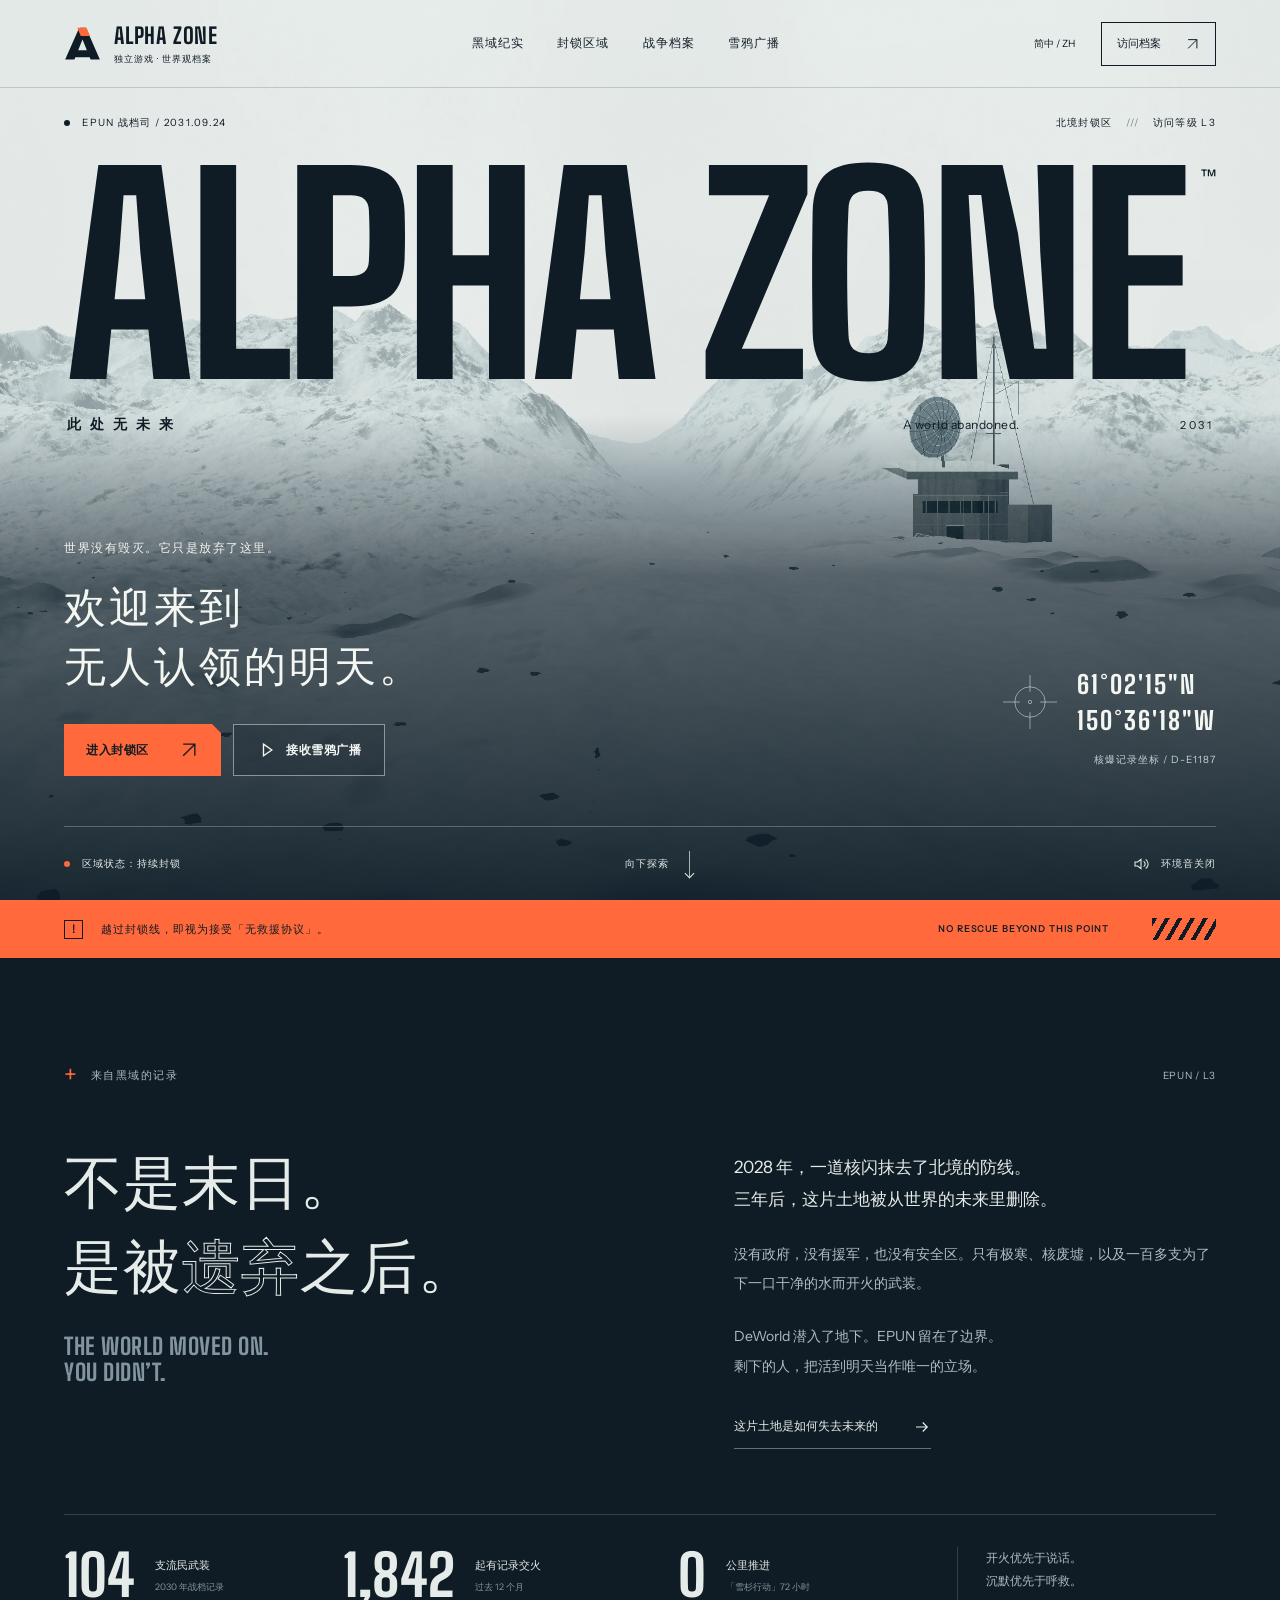
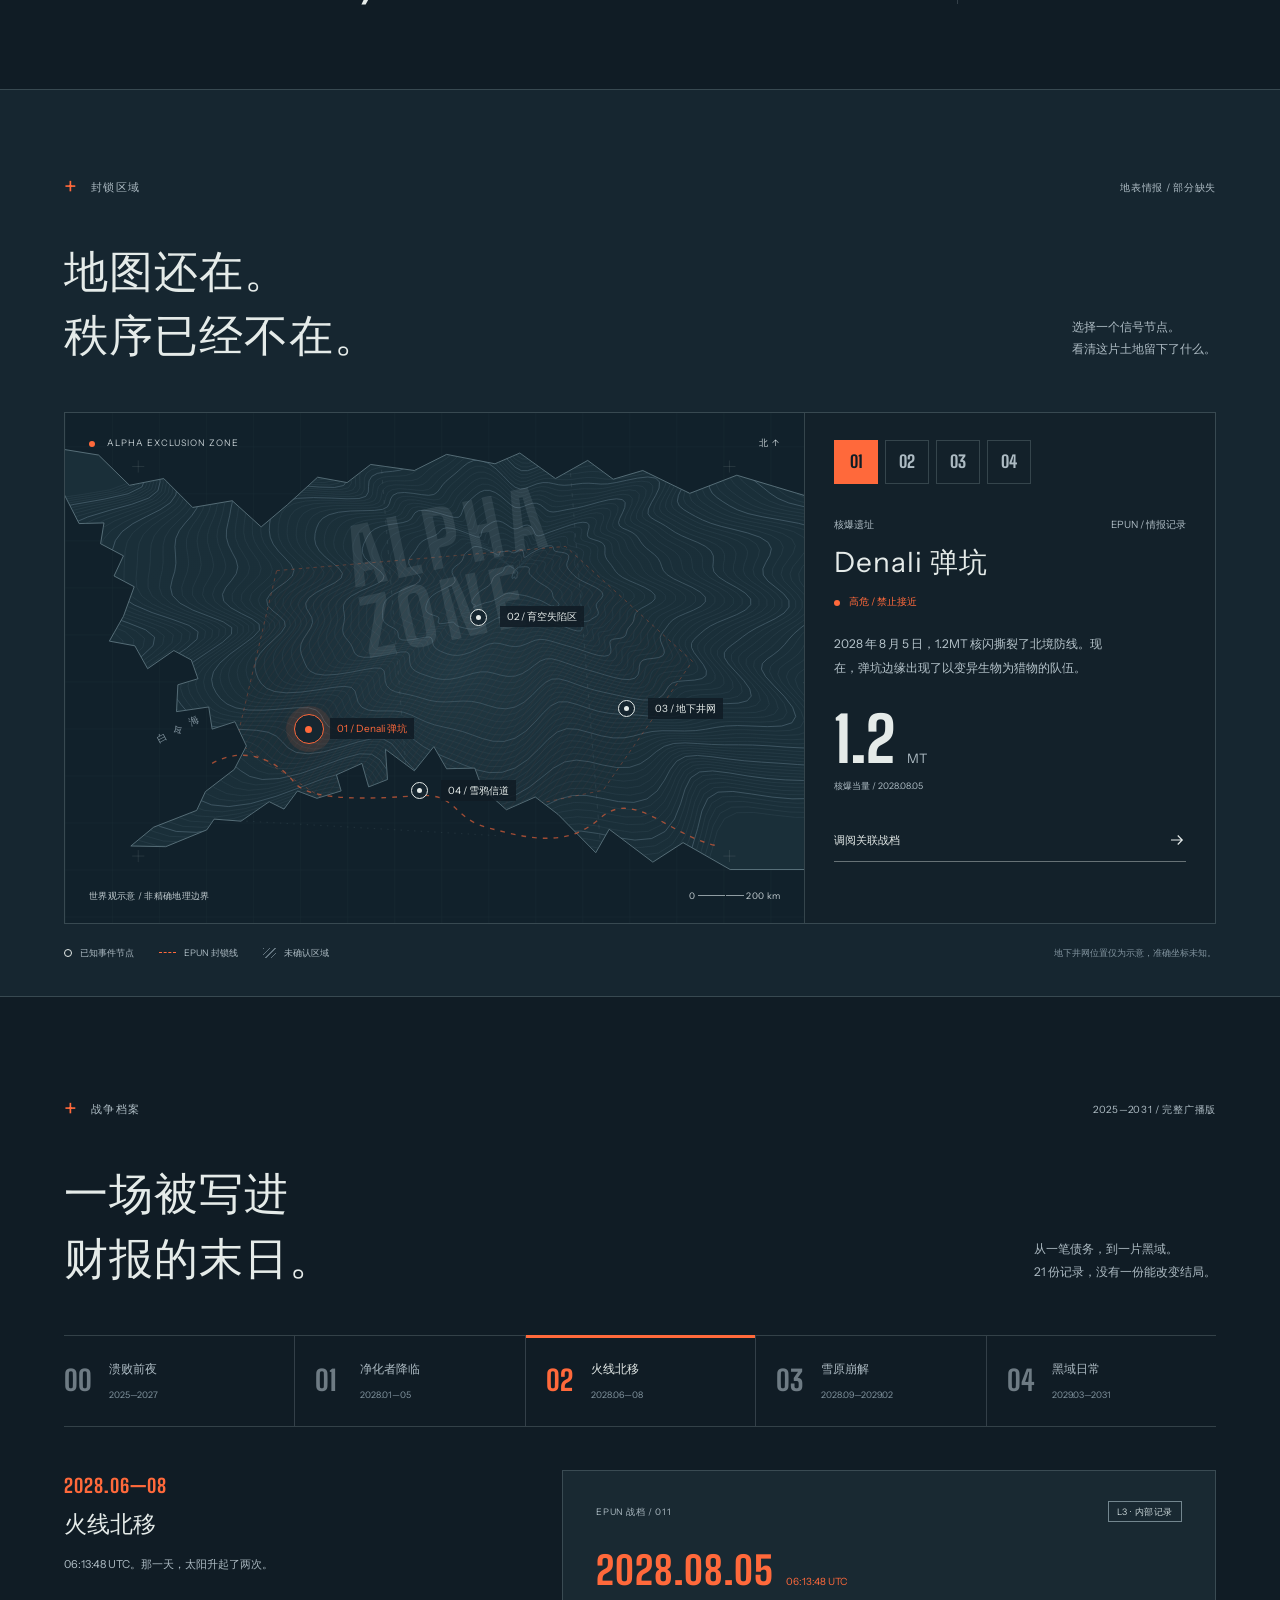
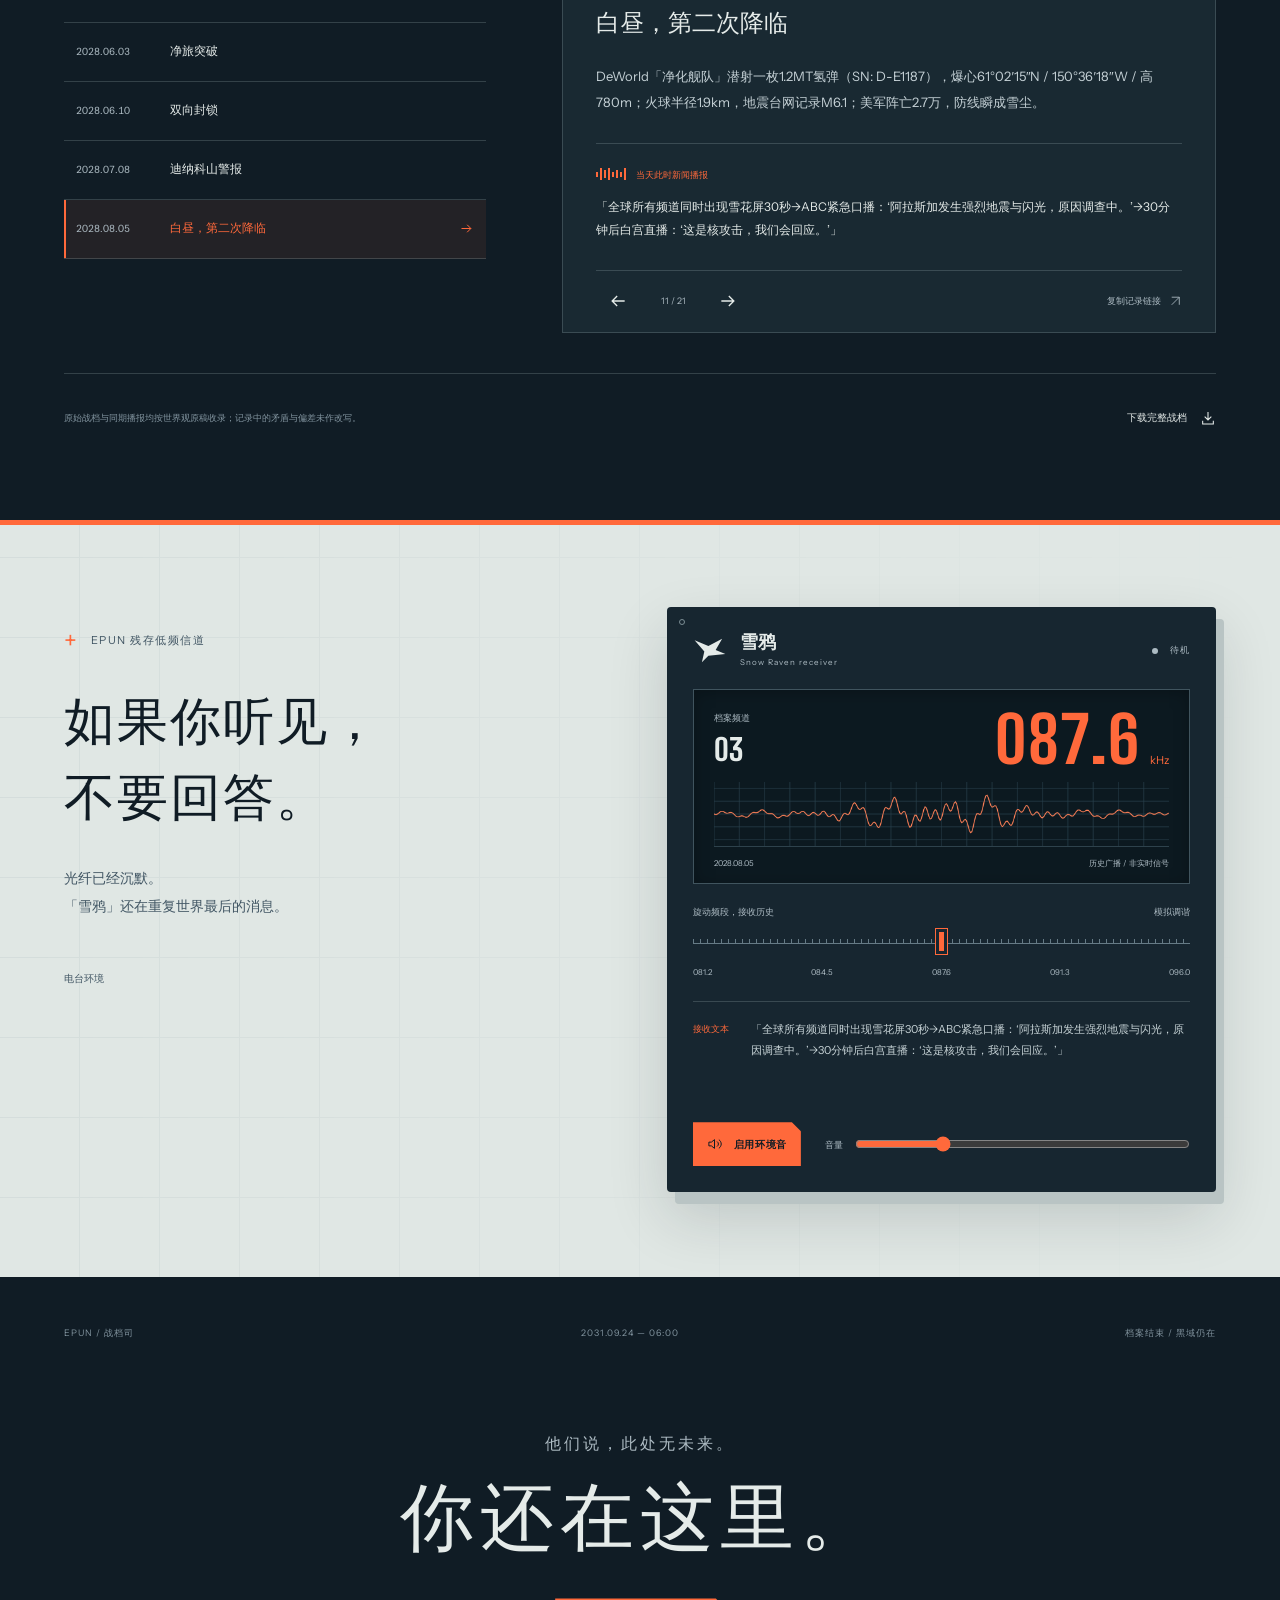
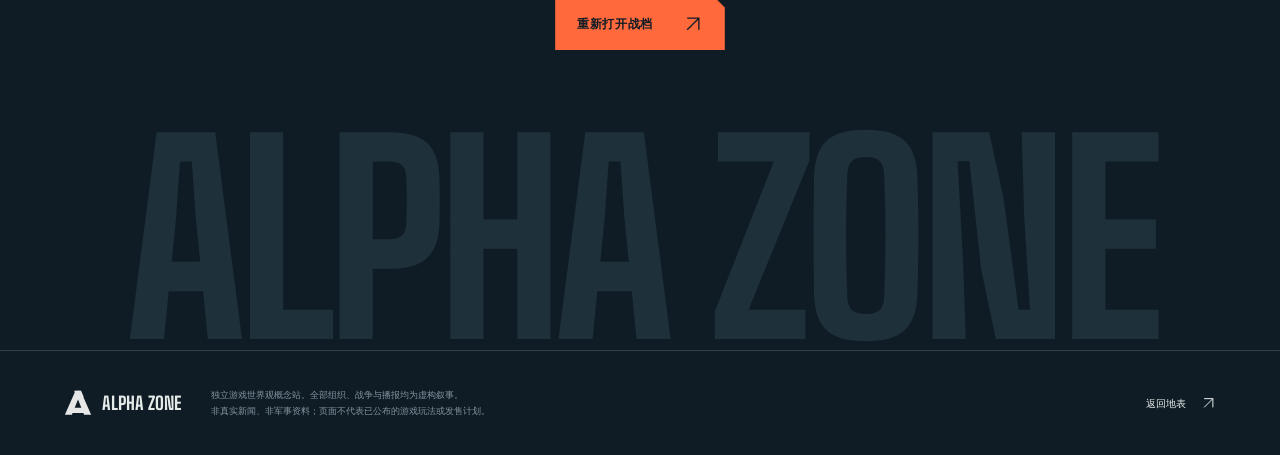
<file: index.html>
<!doctype html>
<html lang="zh-CN">
<head>
  <meta charset="UTF-8">
  <meta name="viewport" content="width=device-width, initial-scale=1">
  <meta name="theme-color" content="#101c25">
  <meta name="description" content="Alpha Zone 独立游戏世界观概念站。进入 EPUN 战档，探索被世界放弃的极寒黑域、完整战争时间线与雪鸦广播。">
  <title>ALPHA ZONE — 此处无未来</title>
  <link rel="icon" href="assets/az-mark.svg" type="image/svg+xml">
  <link rel="preload" href="assets/fonts/BigShoulders-Bold.ttf" as="font" type="font/ttf" crossorigin>
  <link rel="stylesheet" href="styles.css">
  <script defer src="story-data.js"></script>
  <script defer src="app.js"></script>
</head>
<body>
  <a class="skip-link" href="#main">跳到主要内容</a>
  <svg class="svg-defs" xmlns="http://www.w3.org/2000/svg" aria-hidden="true"><defs>
    <symbol id="i-arrow" viewBox="0 0 24 24"><path d="M4 12h15m-6-6 6 6-6 6"/></symbol>
    <symbol id="i-diagonal" viewBox="0 0 24 24"><path d="M5 19 19 5M5 5h14v14"/></symbol>
    <symbol id="i-sound" viewBox="0 0 24 24"><path d="M3 9v6h4l5 4V5L7 9H3Zm13-1c3 2 3 6 0 8m3-11c5 4 5 10 0 14"/></symbol>
    <symbol id="i-cross" viewBox="0 0 24 24"><path d="m6 6 12 12M6 18 18 6"/></symbol>
    <symbol id="i-play" viewBox="0 0 24 24"><path d="m9 5 10 7-10 7Z"/></symbol>
    <symbol id="i-download" viewBox="0 0 24 24"><path d="M12 3v12m-5-5 5 5 5-5M4 16v5h16v-5"/></symbol>
  </defs></svg>

  <header class="site-header" id="site-header">
    <a class="brand" href="#top" aria-label="Alpha Zone 首页"><img src="assets/az-mark.svg" alt="" width="38" height="38"><span>ALPHA ZONE<small>独立游戏 · 世界观档案</small></span></a>
    <nav class="desktop-nav" aria-label="主导航"><a href="#world">黑域纪实</a><a href="#territory">封锁区域</a><a href="#archive">战争档案</a><a href="#radio">雪鸦广播</a></nav>
    <div class="header-actions"><span class="language-label">简中 / ZH</span><a class="header-cta" href="#archive">访问档案 <svg><use href="#i-diagonal"/></svg></a><button class="menu-toggle" aria-expanded="false" aria-controls="mobile-nav" aria-label="打开导航"><span></span><span></span></button></div>
    <nav id="mobile-nav" class="mobile-nav" aria-label="移动导航" hidden><a href="#world">黑域纪实</a><a href="#territory">封锁区域</a><a href="#archive">战争档案</a><a href="#radio">雪鸦广播</a></nav>
  </header>

  <main id="main">
    <section class="hero" id="top" aria-labelledby="hero-title">
      <img class="hero-landscape" src="assets/alpha-zone-landscape.webp" alt="冰封山谷中，废弃的通信设施矗立于雪原，一名孤独的幸存者走向远方" fetchpriority="high" width="2400" height="1500">
      <div class="hero-shade"></div><canvas id="snow" class="snow" aria-hidden="true"></canvas>
      <div class="hero-topline"><span><i class="status-dot"></i> EPUN 战档司 / 2031.09.24</span><span>北境封锁区 <b>///</b> 访问等级 L3</span></div>
      <div class="hero-wordmark"><h1 id="hero-title">ALPHA ZONE<span class="title-trademark">™</span></h1><div class="wordmark-caption"><span>此处无未来</span><span>A world abandoned.</span><span>2031</span></div></div>
      <div class="hero-bottom">
        <div class="hero-message"><p class="overline">世界没有毁灭。它只是放弃了这里。</p><h2>欢迎来到<br>无人认领的明天。</h2><div class="hero-buttons"><a class="button button-orange" href="#territory">进入封锁区 <svg><use href="#i-diagonal"/></svg></a><button class="button button-glass" id="hero-broadcast"><svg><use href="#i-play"/></svg> 接收雪鸦广播</button></div></div>
        <div class="hero-coordinates"><svg class="crosshair" viewBox="0 0 64 64" aria-hidden="true"><circle cx="32" cy="32" r="18"/><path d="M32 0v20m0 24v20M0 32h20m24 0h20"/><circle cx="32" cy="32" r="2"/></svg><span>61°02′15″N<br>150°36′18″W</span><small>核爆记录坐标 / D-E1187</small></div>
      </div>
      <div class="hero-footer"><span><i class="status-dot orange"></i> 区域状态：持续封锁</span><a href="#world">向下探索 <span class="scroll-line"></span></a><button class="sound-control" data-sound aria-pressed="false"><svg><use href="#i-sound"/></svg><span>环境音关闭</span></button></div>
    </section>

    <div class="warning-strip" aria-label="世界观警示"><span class="warning-symbol">!</span><span>越过封锁线，即视为接受「无救援协议」。</span><span class="warning-en">NO RESCUE BEYOND THIS POINT</span><span class="strip-slashes" aria-hidden="true"></span></div>

    <section class="world section-wrap" id="world" aria-labelledby="world-title">
      <div class="section-kicker"><span class="kicker-symbol">+</span> 来自黑域的记录 <span>EPUN / L3</span></div>
      <div class="world-grid"><div class="world-headline"><h2 id="world-title">不是末日。<br>是被<span class="outline-word">遗弃</span>之后。</h2><p class="world-en">THE WORLD MOVED ON.<br>YOU DIDN’T.</p></div><div class="world-copy"><p>2028 年，一道核闪抹去了北境的防线。<br>三年后，这片土地被从世界的未来里删除。</p><p>没有政府，没有援军，也没有安全区。只有极寒、核废墟，以及一百多支为了下一口干净的水而开火的武装。</p><p>DeWorld 潜入了地下。EPUN 留在了边界。<br>剩下的人，把活到明天当作唯一的立场。</p><a class="text-link" href="#archive">这片土地是如何失去未来的 <svg><use href="#i-arrow"/></svg></a></div></div>
      <div class="world-facts"><div><strong>104</strong><span>支流民武装<small>2030 年战档记录</small></span></div><div><strong>1,842</strong><span>起有记录交火<small>过去 12 个月</small></span></div><div><strong>0</strong><span>公里推进<small>「雪杉行动」72 小时</small></span></div><p>开火优先于说话。<br>沉默优先于呼救。</p></div>
    </section>

    <section class="territory" id="territory" aria-labelledby="territory-title">
      <div class="section-wrap territory-inner"><div class="section-kicker"><span class="kicker-symbol">+</span> 封锁区域 <span>地表情报 / 部分缺失</span></div><div class="section-heading"><h2 id="territory-title">地图还在。<br>秩序已经不在。</h2><p>选择一个信号节点。<br>看清这片土地留下了什么。</p></div>
        <div class="map-layout"><div class="map-surface" id="map-surface"><img src="assets/zone-map.svg" alt="阿拉斯加与加拿大北境封锁区的艺术化地形示意" width="1100" height="800" loading="lazy"><div class="map-top"><span><i class="status-dot orange"></i> ALPHA EXCLUSION ZONE</span><span>北 ↑</span></div><div class="map-coast-label">白令海</div><div class="map-zone-label">ALPHA<br>ZONE</div><div class="map-markers" id="map-markers"></div><div class="map-bottom"><span>世界观示意 / 非精确地理边界</span><span class="map-scale">0 ━━━━━ 200 km</span></div></div>
          <aside class="location-panel" aria-labelledby="location-title"><div class="location-tabs" id="location-tabs" aria-label="选择区域"></div><div id="location-detail" aria-live="polite"></div></aside></div>
        <div class="map-legend"><span><i class="legend-ring"></i> 已知事件节点</span><span><i class="legend-line"></i> EPUN 封锁线</span><span><i class="legend-hatch"></i> 未确认区域</span><span class="map-note">地下井网位置仅为示意，准确坐标未知。</span></div>
      </div>
    </section>

    <section class="archive section-wrap" id="archive" aria-labelledby="archive-title">
      <div class="section-kicker"><span class="kicker-symbol">+</span> 战争档案 <span>2025—2031 / 完整广播版</span></div><div class="section-heading"><h2 id="archive-title">一场被写进<br>财报的末日。</h2><p>从一笔债务，到一片黑域。<br><span id="event-count">21</span> 份记录，没有一份能改变结局。</p></div>
      <div class="phase-nav" id="phase-nav" role="group" aria-label="选择档案阶段"></div>
      <div class="archive-layout"><div class="archive-index"><div class="phase-summary"><span id="phase-period"></span><h3 id="phase-title"></h3><p id="phase-intro"></p></div><div id="event-list" class="event-list" aria-label="事件列表"></div></div><article class="event-detail" id="event-detail" aria-labelledby="event-title"><div id="event-content" aria-live="polite"></div><div class="event-controls"><button id="previous-event" class="icon-button" aria-label="上一条记录"><svg class="reverse"><use href="#i-arrow"/></svg></button><span id="event-position"></span><button id="next-event" class="icon-button" aria-label="下一条记录"><svg><use href="#i-arrow"/></svg></button><button id="share-event" class="share-event">复制记录链接 <svg><use href="#i-diagonal"/></svg></button></div></article></div>
      <div class="archive-footnote"><span>原始战档与同期播报均按世界观原稿收录；记录中的矛盾与偏差未作改写。</span><button id="download-archive">下载完整战档 <svg><use href="#i-download"/></svg></button></div>
    </section>

    <section class="radio" id="radio" aria-labelledby="radio-title"><div class="section-wrap radio-inner"><div class="radio-copy"><div class="section-kicker"><span class="kicker-symbol">+</span> EPUN 残存低频信道</div><h2 id="radio-title">如果你听见，<br>不要回答。</h2><p>光纤已经沉默。<br>「雪鸦」还在重复世界最后的消息。</p><span class="radio-disclaimer">电台环境</span></div>
        <div class="receiver"><div class="receiver-head"><div class="raven-brand"><svg viewBox="0 0 42 32" aria-hidden="true"><path d="m2 4 17 7L36 2l-8 14 12 5-21 2-8 8 3-13Z" fill="currentColor"/></svg><span>雪鸦<small>Snow Raven receiver</small></span></div><span class="receiver-status" id="receiver-status"><i class="status-dot"></i> 待机</span></div><div class="receiver-screen"><div class="frequency-row"><span>档案频道 <b id="channel-label">03</b></span><span class="frequency"><strong id="frequency-value">087.6</strong><small>kHz</small></span></div><canvas id="waveform" width="720" height="100" aria-hidden="true"></canvas><div class="screen-bottom"><span id="radio-record-date">2028.08.05</span><span>历史广播 / 非实时信号</span></div></div><label class="tuner-label" for="radio-tuner"><span>旋动频段，接收历史</span><span>模拟调谐</span></label><input id="radio-tuner" type="range" min="0" max="4" step="1" value="2" aria-valuetext="频道3：核闪"><div class="tuner-ticks" aria-hidden="true"><span>081.2</span><span>084.5</span><span>087.6</span><span>091.3</span><span>096.0</span></div><div class="radio-transcript" aria-live="polite"><span>接收文本</span><p id="radio-transcript"></p></div><div class="receiver-controls"><button class="button button-orange" data-sound aria-pressed="false"><svg><use href="#i-sound"/></svg><span>启用环境音</span></button><label class="volume-control" for="volume">音量<input id="volume" type="range" min="0" max="100" value="25"></label></div></div>
      </div></section>

    <section class="end-section section-wrap"><div class="end-topline"><span>EPUN / 战档司</span><span>2031.09.24 — 06:00</span><span>档案结束 / 黑域仍在</span></div><p class="end-statement">他们说，此处无未来。</p><h2>你还在这里。</h2><a class="button button-orange" href="#archive" id="read-all">重新打开战档 <svg><use href="#i-diagonal"/></svg></a><div class="end-wordmark" aria-hidden="true">ALPHA ZONE</div></section>
  </main>
  <footer class="site-footer"><a href="#top" class="footer-brand"><img src="assets/az-mark.svg" alt="" width="28" height="28"> ALPHA ZONE</a><p>独立游戏世界观概念站。全部组织、战争与播报均为虚构叙事。<br>非真实新闻、非军事资料；页面不代表已公布的游戏玩法或发售计划。</p><a href="#top" class="back-top">返回地表 <svg><use href="#i-diagonal"/></svg></a></footer>
  <div class="toast" id="toast" role="status" aria-live="polite" hidden></div>
  <noscript><div class="noscript-notice">启用 JavaScript 以浏览互动地图、战争时间线与电台。<a href="assets/alpha-zone-archive.txt">下载完整文字档案</a></div></noscript>
</body>
</html>
</file>
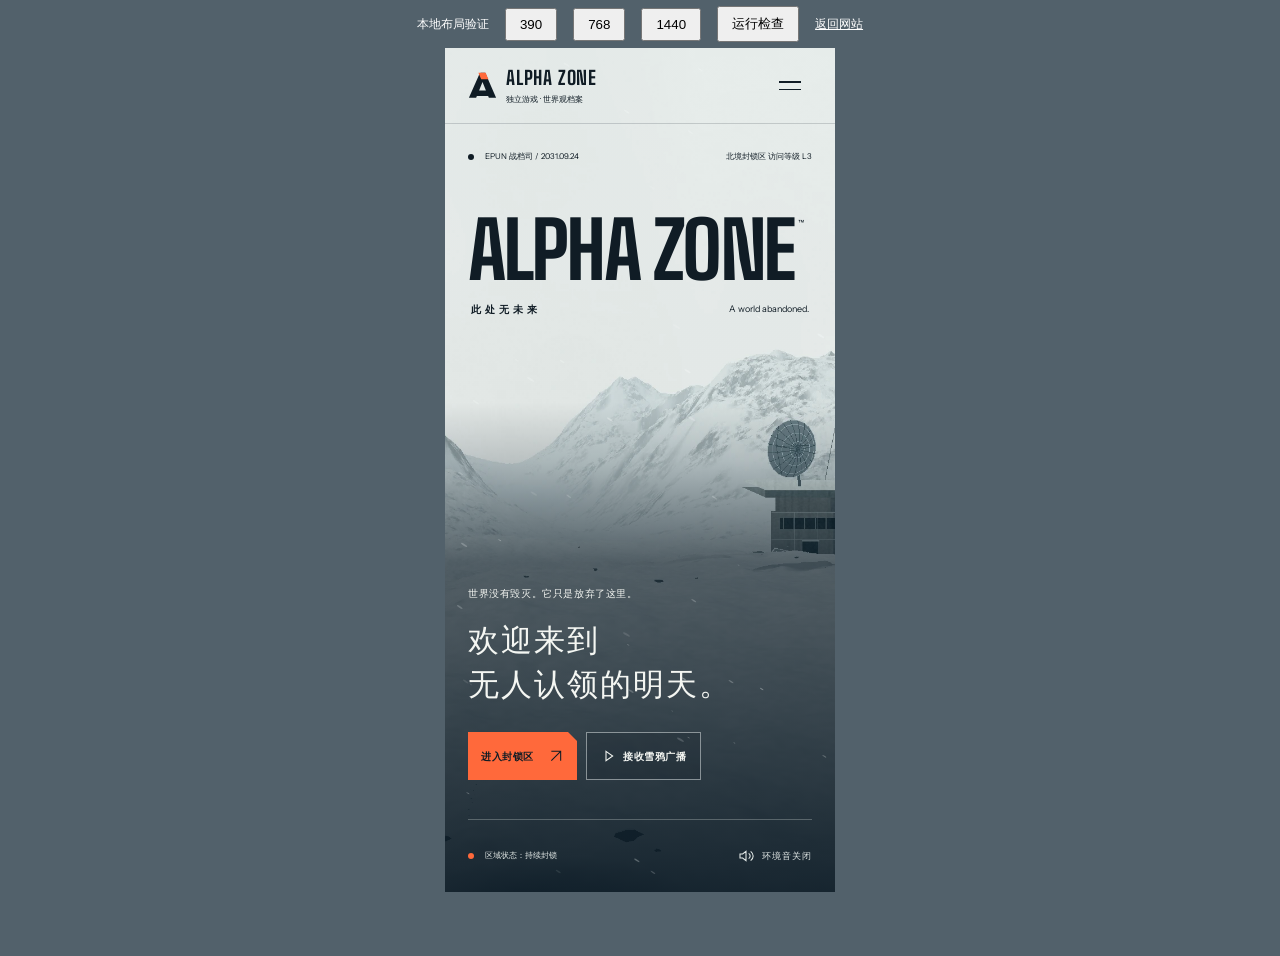
<file: scripts/qa.html>
<!doctype html><html lang="zh-CN"><meta charset="utf-8"><title>Alpha Zone · layout QA</title><style>body{margin:0;background:#52616b;color:white;font:12px sans-serif}header{height:48px;display:flex;align-items:center;justify-content:center;gap:16px}button{padding:7px 13px;cursor:pointer}iframe{display:block;border:0;margin:auto;background:#101c25;max-width:none}pre{padding:20px;white-space:pre-wrap}</style><header><span>本地布局验证</span><button onclick="size(390)">390</button><button onclick="size(768)">768</button><button onclick="size(1440)">1440</button><button onclick="runChecks()">运行检查</button><a href="/" style="color:white">返回网站</a></header><iframe id="preview" title="响应式网站预览" src="../index.html" width="390" height="844"></iframe><pre id="report"></pre><script>
const frame=document.querySelector('iframe');function size(w){frame.style.width=w+'px';frame.width=w;}window.runChecks=async()=>{const w=frame.contentWindow,d=w.document,errors=[],results=[];const tick=()=>new Promise(r=>setTimeout(r,80));for(const width of [360,390,520,768,1024,1440,1920]){size(width);await tick();const overflow=d.documentElement.scrollWidth>d.documentElement.clientWidth;results.push({width,client:d.documentElement.clientWidth,overflow});if(overflow)errors.push('overflow '+width);}size(390);await tick();for(const phase of w.AZ_STORY.phases){d.querySelector(`[data-phase="${phase.id}"]`).click();for(const event of w.AZ_STORY.events.filter(e=>e.phase===phase.id)){d.querySelector(`[data-event="${event.id}"]`).click();if(d.querySelector('#event-title').textContent!==event.title)errors.push('title '+event.id);if(!d.querySelector('#event-content').textContent.includes(event.text))errors.push('body '+event.id);if(!d.querySelector('#event-content').textContent.includes(event.news))errors.push('news '+event.id);for(const b of event.bullets||[]){if(!d.querySelector('#event-content').textContent.includes(b))errors.push('bullet '+event.id);}}}for(const place of w.AZ_STORY.locations){d.querySelector(`[data-location="${place.id}"]`).click();if(d.querySelector('#location-title').textContent!==place.name)errors.push('location '+place.id);}const tuner=d.querySelector('#radio-tuner'), frequencies=['081.2','084.5','087.6','091.3','096.0'];for(let i=0;i<5;i++){tuner.value=i;tuner.dispatchEvent(new Event('input',{bubbles:true}));if(d.querySelector('#frequency-value').textContent!==frequencies[i])errors.push('radio '+i);}const first=d.querySelector('[data-phase="0"]');first.click();if(!d.querySelector('#previous-event').disabled)errors.push('previous not disabled');for(let i=1;i<21;i++)d.querySelector('#next-event').click();if(!d.querySelector('#next-event').disabled)errors.push('next not disabled');d.querySelector('.menu-toggle').click();if(d.querySelector('#mobile-nav').hidden)errors.push('mobile menu');d.dispatchEvent(new KeyboardEvent('keydown',{key:'Escape',bubbles:true}));if(!d.querySelector('#mobile-nav').hidden)errors.push('menu escape');d.querySelector('[data-phase="2"]').click();d.querySelector('[data-event="2028-08-05"]').click();w.scrollTo({top:0,behavior:'instant'});const result={errors,layouts:results,events:21,locations:4,radioChannels:5,fonts:d.fonts.check('700 20px BigShoulders')};document.querySelector('#report').textContent=JSON.stringify(result,null,2);return result;};
</script></html>
</file>
<file: styles.css>
@font-face{font-family:BigShoulders;src:url('assets/fonts/BigShoulders-Bold.ttf') format('truetype');font-weight:700;font-display:swap}
@font-face{font-family:Instrument;src:url('assets/fonts/InstrumentSans-Regular.ttf') format('truetype');font-weight:400;font-display:swap}
:root{--snow:#e5ebe9;--white:#f4f6f2;--ink:#101c25;--steel:#82949f;--muted:#adbbc3;--ice:#405563;--orange:#ff693b;--line:rgba(201,220,224,.19);--display:BigShoulders,'Arial Narrow',Impact,sans-serif;--body:Instrument,'Microsoft YaHei','PingFang SC',sans-serif;--gutter:clamp(24px,5vw,88px);--max:1440px}
*{box-sizing:border-box}html{scroll-behavior:smooth;scroll-padding-top:88px}body{margin:0;background:var(--ink);color:var(--snow);font-family:var(--body);font-size:15px;line-height:1.7;-webkit-font-smoothing:antialiased}button,input,a{-webkit-tap-highlight-color:transparent}button,input{font:inherit}button,a{touch-action:manipulation}button{cursor:pointer;color:inherit}button{border:0;background:none}a{color:inherit;text-decoration:none}button:disabled{cursor:not-allowed;opacity:.35}button:focus-visible,a:focus-visible,input:focus-visible{outline:3px solid var(--orange);outline-offset:5px}a:focus-visible{border-radius:1px}::selection{background:var(--orange);color:var(--ink)}img{max-width:100%;display:block}svg{width:24px;height:24px;fill:none;stroke:currentColor;stroke-width:1.6;flex-shrink:0}h1,h2,h3,p{margin:0}h2,h3{line-height:1.25}button svg,a svg{width:20px;height:20px}button{padding:0}.svg-defs{position:absolute;width:0;height:0;overflow:hidden}[hidden]{display:none!important}.skip-link{position:fixed;top:-70px;left:24px;padding:12px 24px;background:var(--orange);color:var(--ink);z-index:99}.skip-link:focus{top:8px}.section-wrap{padding-left:var(--gutter);padding-right:var(--gutter);max-width:1600px;margin:auto}.status-dot{display:inline-block;width:6px;height:6px;background:currentColor;border-radius:50%;margin-right:9px;vertical-align:middle}.status-dot.orange{color:var(--orange)}
.site-header{position:absolute;z-index:20;left:0;top:0;width:100%;height:88px;display:flex;align-items:center;justify-content:space-between;padding:0 var(--gutter);color:var(--ink);border-bottom:1px solid rgba(16,28,37,.17);gap:32px}.brand{display:flex;gap:13px;align-items:center;flex-shrink:0}.brand img{width:37px}.brand>span{font-family:var(--display);font-size:22px;letter-spacing:.8px;line-height:1.05}.brand small{display:block;font-family:var(--body);font-size:9px;font-weight:400;letter-spacing:1px;margin-top:7px}.desktop-nav{display:flex;gap:clamp(20px,2.6vw,42px);height:100%;align-items:center}.desktop-nav a{font-size:12px;letter-spacing:1px;position:relative;display:flex;height:100%;align-items:center}.desktop-nav a:after{content:'';position:absolute;bottom:0;left:0;width:100%;height:3px;background:var(--ink);transform:scaleX(0);transform-origin:left;transition:transform .2s}.desktop-nav a:hover:after{transform:scaleX(1)}.header-actions{display:flex;gap:26px;align-items:center}.language-label{font-size:10px}.header-cta{border:1px solid var(--ink);display:flex;align-items:center;gap:24px;padding:10px 15px;min-height:44px;font-size:11px}.header-cta:hover{background:var(--ink);color:var(--snow)}.header-cta svg{width:15px}.menu-toggle{display:none;width:44px;height:44px;align-items:center;justify-content:center;flex-direction:column;gap:6px}.menu-toggle span{width:22px;height:1.5px;background:currentColor;transition:transform .2s}.menu-toggle[aria-expanded=true] span:first-child{transform:translateY(3.75px) rotate(45deg)}.menu-toggle[aria-expanded=true] span:last-child{transform:translateY(-3.75px) rotate(-45deg)}
.hero{height:max(790px,100svh);max-height:1200px;position:relative;isolation:isolate;overflow:hidden;color:var(--ink);background:#dce5e6}.hero-landscape{position:absolute;inset:0;width:100%;height:100%;object-fit:cover;object-position:50% 58%;z-index:-4}.hero-shade{position:absolute;inset:0;z-index:-3;background:linear-gradient(180deg,rgba(228,235,233,.4) 0%,rgba(228,235,233,.06) 46%,rgba(10,25,36,.12) 50%,rgba(10,25,36,.64) 64%,rgba(10,25,36,.93) 100%)}.snow{position:absolute;inset:0;width:100%;height:100%;pointer-events:none;z-index:-1;opacity:.8}.hero-topline{position:absolute;top:114px;left:var(--gutter);right:var(--gutter);display:flex;justify-content:space-between;font-size:10px;letter-spacing:1.3px}.hero-topline b{font-weight:400;opacity:.5;margin:0 10px}.hero-wordmark{position:absolute;top:154px;left:var(--gutter);right:var(--gutter)}.hero-wordmark h1{font-family:var(--display);font-size:clamp(130px,20.9vw,338px);line-height:.91;font-weight:700;letter-spacing:-.037em;white-space:nowrap;position:relative;display:inline-block;transform:scaleX(1.04);transform-origin:left}.title-trademark{font-family:var(--body);font-size:.07em;vertical-align:top;display:inline-block;margin:14px 0 0 16px;font-weight:400;letter-spacing:0}.wordmark-caption{display:flex;align-items:center;justify-content:space-between;max-width:100%;padding:16px 3px 0;font-size:11px;letter-spacing:2.5px}.wordmark-caption>span:first-child{letter-spacing:9px;font-size:14px;font-weight:700}.wordmark-caption>span:nth-child(2){margin-left:auto;margin-right:14%;font-size:12px;letter-spacing:.5px}.hero-bottom{position:absolute;bottom:124px;left:var(--gutter);right:var(--gutter);color:var(--white);display:flex;align-items:flex-end;justify-content:space-between}.hero-message .overline{font-size:12px;letter-spacing:1.5px;margin-bottom:19px}.hero-message h2{font-weight:500;font-size:clamp(29px,3.3vw,50px);line-height:1.4;letter-spacing:3px}.hero-buttons{display:flex;gap:12px;margin-top:28px}.button{display:inline-flex;min-height:52px;align-items:center;justify-content:space-between;gap:30px;padding:14px 22px;font-size:12px;letter-spacing:.6px;font-weight:600;transition:background .2s,color .2s,transform .2s}.button:hover{transform:translateY(-2px)}.button-orange{background:var(--orange);color:var(--ink);clip-path:polygon(0 0,calc(100% - 9px) 0,100% 9px,100% 100%,0 100%)}.button-orange:hover{background:#ff8c66}.button-orange:focus-visible{outline:none;box-shadow:inset 0 0 0 3px var(--ink),inset 0 0 0 5px var(--snow)}.button-glass{border:1px solid rgba(235,242,241,.5);background:rgba(16,28,37,.2);color:var(--white);backdrop-filter:blur(8px);gap:10px}.button-glass:hover{background:rgba(16,28,37,.6)}.hero-coordinates{display:grid;grid-template-columns:56px auto;align-items:center;gap:13px 18px;padding-bottom:8px}.hero-coordinates .crosshair{width:54px;height:54px;stroke-width:.7;opacity:.85}.hero-coordinates>span{font-family:var(--display);font-size:25px;letter-spacing:2px;line-height:1.45}.hero-coordinates>small{grid-column:1/3;font-size:10px;letter-spacing:1px;text-align:right;color:#c3cfd3}.hero-footer{position:absolute;bottom:0;left:var(--gutter);right:var(--gutter);height:74px;border-top:1px solid rgba(229,235,233,.28);display:flex;align-items:center;justify-content:space-between;color:var(--snow);font-size:10px;letter-spacing:1px}.hero-footer>a{display:flex;gap:20px;align-items:center;min-height:44px}.scroll-line{height:26px;width:1px;background:rgba(229,235,233,.7);position:relative}.scroll-line:after{content:'';position:absolute;bottom:0;left:-3px;width:6px;height:6px;border-right:1px solid;border-bottom:1px solid;transform:rotate(45deg)}.sound-control{display:flex;align-items:center;gap:12px;min-height:44px;font-size:10px;letter-spacing:1px}.sound-control svg{width:16px}.warning-strip{display:flex;align-items:center;gap:18px;padding:15px var(--gutter);min-height:58px;background:var(--orange);color:var(--ink);font-size:11px;letter-spacing:1px;overflow:hidden}.warning-symbol{display:inline-flex;align-items:center;justify-content:center;border:1px solid currentColor;width:19px;height:19px;flex-shrink:0;font-weight:bold}.warning-en{margin-left:auto;font-size:9px;font-weight:600}.strip-slashes{width:64px;height:22px;background:repeating-linear-gradient(-60deg,transparent 0 7px,var(--ink) 7px 11px);margin-left:25px}
.section-kicker{display:flex;align-items:center;gap:12px;font-size:11px;letter-spacing:1.5px;color:var(--muted)}.section-kicker>span:last-child:not(.kicker-symbol){margin-left:auto;font-size:10px;letter-spacing:.7px}.kicker-symbol{font-family:Instrument;font-size:24px;line-height:1;color:var(--orange);font-weight:400}.world{padding-top:105px;padding-bottom:85px}.world-grid{display:grid;grid-template-columns:1.15fr 1fr;gap:10%;margin-top:54px}.world-headline h2{font-size:clamp(36px,4.5vw,64px);font-weight:500;letter-spacing:1px;line-height:1.45}.outline-word{color:transparent;-webkit-text-stroke:1px var(--snow)}.world-en{font-family:var(--display);font-size:23px;line-height:1.15;color:var(--steel);margin-top:25px;letter-spacing:.5px}.world-copy{padding-top:10px;max-width:480px}.world-copy p{font-size:14px;line-height:2.1;color:var(--muted);margin-bottom:24px}.world-copy p:first-child{font-size:17px;color:var(--snow);line-height:1.9}.text-link{display:inline-flex;gap:35px;align-items:center;min-height:44px;font-size:12px;border-bottom:1px solid rgba(229,235,233,.4);padding:8px 0}.text-link svg{width:18px}.text-link:hover{color:var(--orange);border-color:var(--orange)}.world-facts{margin-top:65px;display:grid;grid-template-columns:1fr 1.22fr 1fr 1fr;border-top:1px solid var(--line);padding-top:32px;gap:20px}.world-facts>div{display:flex;align-items:center;gap:20px}.world-facts strong{font-family:var(--display);font-weight:700;font-size:57px;line-height:1}.world-facts span{font-size:11px;line-height:1.6}.world-facts small{display:block;color:var(--steel);font-size:9px;margin-top:6px}.world-facts>p{font-size:12px;line-height:1.9;color:var(--muted);padding-left:28px;border-left:1px solid var(--line)}
.territory{background:#162630;border-top:1px solid var(--line);border-bottom:1px solid var(--line)}.territory-inner{padding-top:85px;padding-bottom:36px}.section-heading{display:flex;align-items:flex-end;justify-content:space-between;gap:32px;margin-top:40px;margin-bottom:45px}.section-heading h2{font-size:clamp(32px,3.45vw,49px);font-weight:500;line-height:1.45;letter-spacing:1px}.section-heading>p{font-size:12px;line-height:1.9;color:var(--muted);padding-bottom:6px}.map-layout{display:grid;grid-template-columns:1.8fr 1fr;min-height:510px;border:1px solid var(--line)}.map-surface{position:relative;isolation:isolate;overflow:hidden;background:#15252e;min-height:510px}.map-surface>img{position:absolute;inset:0;width:100%;height:100%;object-fit:cover;opacity:.85;z-index:-2}.map-top,.map-bottom{position:absolute;left:24px;right:24px;display:flex;justify-content:space-between;font-size:9px;letter-spacing:1px;color:#c3cdd1}.map-top{top:22px}.map-bottom{bottom:20px;font-size:9px;letter-spacing:.3px}.map-zone-label{position:absolute;top:17%;left:39%;font-family:var(--display);font-size:clamp(44px,6vw,88px);letter-spacing:6px;line-height:.94;color:#b3c4cc;opacity:.12;transform:rotate(-12deg);pointer-events:none}.map-coast-label{position:absolute;left:12%;top:60%;font-size:10px;color:var(--steel);letter-spacing:8px;transform:rotate(-28deg)}.map-marker{position:absolute;width:44px;height:44px;transform:translate(-50%,-50%);display:grid;place-items:center;z-index:2}.map-marker .marker-ring{width:17px;height:17px;border:1px solid #e5ebe9;position:relative;display:grid;place-items:center;border-radius:50%;background:#162630;transition:width .2s,height .2s,border-color .2s}.marker-ring:after{content:'';width:5px;height:5px;background:var(--snow);border-radius:50%}.map-marker[aria-pressed=true] .marker-ring{border-color:var(--orange);width:30px;height:30px;box-shadow:0 0 0 8px rgba(255,105,59,.1),0 0 25px rgba(255,105,59,.1)}.map-marker[aria-pressed=true] .marker-ring:after{background:var(--orange);width:7px;height:7px}.marker-text{position:absolute;left:43px;white-space:nowrap;top:11px;font-size:10px;background:rgba(16,28,37,.88);padding:2px 7px;color:var(--snow)}.map-marker[aria-pressed=true] .marker-text{color:var(--orange)}.location-panel{border-left:1px solid var(--line);padding:27px 29px;background:rgba(16,28,37,.5)}.location-tabs{display:flex;gap:7px;margin-bottom:32px}.location-tabs button{width:44px;height:44px;border:1px solid var(--line);font-family:var(--display);font-size:17px;color:var(--muted)}.location-tabs button[aria-pressed=true]{background:var(--orange);border-color:var(--orange);color:var(--ink)}.location-category{font-size:10px;color:var(--muted);display:flex;justify-content:space-between;gap:16px}.location-title{font-size:28px;font-weight:500;margin-top:12px;letter-spacing:1px}.location-status{font-size:10px;color:var(--orange);margin-top:13px}.location-description{font-size:12px;line-height:2;color:#b7c5cc;margin-top:22px;max-width:34ch}.location-metric{margin-top:28px;display:flex;gap:12px;align-items:baseline}.location-metric strong{font-size:62px;font-family:var(--display);line-height:1}.location-metric span{font-size:13px;color:var(--muted)}.location-metric-caption{font-size:9px;color:var(--muted);margin-top:8px}.location-panel .text-link{font-size:11px;margin-top:25px;justify-content:space-between;width:100%}.map-legend{display:flex;gap:25px;align-items:center;margin-top:21px;font-size:9px;color:var(--muted)}.map-legend>span{display:flex;align-items:center;gap:8px}.legend-ring{width:8px;height:8px;border-radius:50%;border:1px solid var(--snow)}.legend-line{width:17px;border-top:1px dashed var(--orange)}.legend-hatch{width:13px;height:10px;background:repeating-linear-gradient(-45deg,transparent 0 3px,#82949f 3px 4px);opacity:.7}.map-legend .map-note{margin-left:auto;color:var(--steel)}
.archive{padding-top:100px;padding-bottom:80px}.phase-nav{display:grid;grid-template-columns:repeat(5,1fr);border-top:1px solid var(--line);border-bottom:1px solid var(--line);margin-top:10px}.phase-button{position:relative;text-align:left;padding:20px 18px 20px 0;display:grid;grid-template-columns:36px auto;gap:0 9px;align-items:center;color:var(--muted);min-height:90px}.phase-button:not(:first-child){padding-left:20px;border-left:1px solid var(--line)}.phase-button>span{font-family:var(--display);font-size:28px;grid-row:1/3;opacity:.6}.phase-button strong{font-weight:400;font-size:12px}.phase-button small{font-size:9px;color:var(--steel);margin-top:2px}.phase-button[aria-pressed=true]{color:var(--snow)}.phase-button[aria-pressed=true]:before{content:'';position:absolute;left:0;right:0;top:-1px;height:3px;background:var(--orange)}.phase-button[aria-pressed=true]>span{color:var(--orange);opacity:1}.phase-button:hover{background:rgba(255,255,255,.025)}.archive-layout{display:grid;grid-template-columns:1fr 1.55fr;margin-top:43px;gap:clamp(24px,6vw,88px)}.archive-index{min-width:0}.phase-summary>span{font-family:var(--display);color:var(--orange);font-size:19px;letter-spacing:1px}.phase-summary h3{font-size:23px;font-weight:500;margin-top:8px}.phase-summary p{font-size:11px;line-height:1.9;color:var(--muted);max-width:34ch;margin-top:15px;min-height:42px}.event-list{margin-top:26px;border-top:1px solid var(--line)}.event-button{width:100%;text-align:left;min-height:59px;display:flex;align-items:center;gap:18px;border-bottom:1px solid var(--line);padding:13px 12px;font-size:12px;position:relative}.event-button>time{color:var(--muted);font-size:10px;min-width:76px;font-variant-numeric:tabular-nums}.event-button>span{flex:1}.event-button>svg{width:15px;height:15px;opacity:0}.event-button[aria-pressed=true]{background:rgba(255,105,59,.08);color:var(--orange)}.event-button[aria-pressed=true]:before{content:'';position:absolute;left:0;top:0;bottom:0;width:2px;background:var(--orange)}.event-button[aria-pressed=true]>svg{opacity:1}.event-button:hover{background:rgba(255,255,255,.04)}.event-detail{min-width:0;position:relative;padding:30px 33px 0;background:#192932;border:1px solid var(--line);display:flex;flex-direction:column;align-self:start}.event-document-header{display:flex;justify-content:space-between;align-items:center;font-size:9px;color:var(--muted);letter-spacing:.6px;margin-bottom:29px}.classification{border:1px solid #73868f;padding:2px 8px;color:#c8d4d6;font-size:9px}.event-date{display:block;font-family:var(--display);font-size:clamp(28px,3vw,44px);line-height:1;color:var(--orange);letter-spacing:1px}.event-date small{font-family:var(--body);font-size:10px;margin-left:12px;letter-spacing:0;white-space:nowrap;display:inline-block}.event-detail h3{font-size:24px;line-height:1.4;font-weight:500;margin:17px 0 23px}.event-body{font-size:13px;line-height:2;color:#c4d0d5}.event-body ul{padding-left:19px;margin:15px 0 0}.event-body li{padding-left:4px;margin-bottom:8px}.news-record{border-top:1px solid var(--line);margin-top:28px;padding-top:22px;padding-bottom:28px}.news-record-label{font-size:9px;display:flex;align-items:center;gap:10px;color:var(--orange)}.mini-wave{display:inline-flex;align-items:center;gap:2px;height:17px}.mini-wave i{display:inline-block;width:2px;height:5px;background:currentColor}.mini-wave i:nth-child(2n){height:12px}.mini-wave i:nth-child(3n){height:8px}.news-record blockquote{margin:12px 0 0;font-size:12px;line-height:1.95;color:var(--snow)}.event-controls{display:flex;align-items:center;gap:13px;margin-top:auto;min-height:62px;border-top:1px solid var(--line)}.icon-button{height:44px;width:44px;display:grid;place-items:center}.icon-button:hover:not(:disabled){color:var(--orange)}.reverse{transform:rotate(180deg)}#event-position{font-size:9px;color:var(--muted);min-width:40px;text-align:center}.share-event{display:flex;align-items:center;gap:8px;min-height:44px;margin-left:auto;font-size:9px;color:var(--muted)}.share-event svg{width:13px}.share-event:hover{color:var(--orange)}.archive-footnote{border-top:1px solid var(--line);padding-top:22px;margin-top:40px;display:flex;gap:20px;align-items:center;justify-content:space-between;font-size:9px;color:var(--steel)}.archive-footnote button{display:flex;align-items:center;gap:13px;min-height:44px;white-space:nowrap;color:var(--snow);font-size:10px}.archive-footnote svg{width:16px}
.radio{position:relative;overflow:hidden;background:#e0e7e4;color:var(--ink);border-top:5px solid var(--orange)}.radio:before{content:'';position:absolute;inset:0;opacity:.1;pointer-events:none;background:repeating-linear-gradient(90deg,transparent 0 79px,#718a93 79px 80px),repeating-linear-gradient(0deg,transparent 0 79px,#718a93 79px 80px);mask-image:linear-gradient(90deg,#000,transparent)}.radio-inner{display:grid;grid-template-columns:1fr 1.1fr;gap:9%;padding-top:82px;padding-bottom:85px;position:relative}.radio-copy{padding-top:22px}.radio-copy .section-kicker{color:var(--ice)}.radio-copy h2{font-size:clamp(34px,4vw,57px);line-height:1.5;font-weight:500;letter-spacing:2px;margin-top:30px}.radio-copy>p{font-size:14px;line-height:2;color:var(--ice);margin-top:28px}.radio-disclaimer{display:block;font-size:10px;line-height:1.8;color:var(--ice);max-width:31ch;margin-top:50px}.receiver{padding:26px;background:#172630;color:var(--snow);border-radius:4px;box-shadow:8px 12px 0 #b9c4c4,0 25px 60px rgba(16,28,37,.16);position:relative}.receiver:after{content:'';position:absolute;top:12px;left:12px;width:4px;height:4px;border-radius:50%;border:1px solid #7b8d94;box-shadow:calc(100% + 6px) 0 0 #7b8d94}.receiver-head{display:flex;justify-content:space-between;align-items:center;margin-bottom:22px}.raven-brand{display:flex;gap:13px;align-items:center}.raven-brand>svg{width:34px;height:28px;stroke:none}.raven-brand>span{font-size:18px;font-weight:600;line-height:1.1}.raven-brand small{display:block;font-size:8px;letter-spacing:1px;font-weight:400;color:var(--muted);margin-top:6px}.receiver-status{font-size:9px;color:var(--muted);letter-spacing:1px}.receiver-status.is-on{color:var(--orange)}.receiver-screen{background:#0c1920;border:1px solid #40545e;padding:18px 20px 12px;box-shadow:inset 0 2px 15px rgba(0,0,0,.25);overflow:hidden}.frequency-row{display:flex;align-items:center;justify-content:space-between;gap:10px}.frequency-row>span:first-child{font-size:9px;display:flex;flex-direction:column;line-height:1.3;color:var(--muted)}.frequency-row b{font-family:var(--display);font-size:30px;color:var(--snow);font-weight:700;margin-top:6px}.frequency{display:flex;align-items:baseline;gap:9px}.frequency strong{font-family:var(--display);font-size:64px;line-height:1;letter-spacing:2px;color:var(--orange)}.frequency small{font-size:11px;color:var(--orange)}#waveform{width:100%;height:64px;display:block;margin-top:10px}.screen-bottom{display:flex;justify-content:space-between;color:var(--muted);font-size:8px;padding-top:10px;border-top:1px solid #2e424c}.tuner-label{display:flex;justify-content:space-between;font-size:9px;color:var(--muted);margin-top:20px}input[type=range]{width:100%;accent-color:var(--orange);cursor:pointer;min-height:44px;margin:0}#radio-tuner{-webkit-appearance:none;appearance:none;background:transparent}#radio-tuner::-webkit-slider-runnable-track{height:5px;background:repeating-linear-gradient(90deg,#667b86 0 1px,transparent 1px 7px);border-bottom:1px solid #667b86}#radio-tuner::-webkit-slider-thumb{-webkit-appearance:none;width:11px;height:25px;background:var(--orange);margin-top:-10px;border:3px solid #172630;outline:1px solid var(--orange)}#radio-tuner::-moz-range-track{height:3px;background:#667b86}#radio-tuner::-moz-range-thumb{width:8px;height:24px;background:var(--orange);border:0;border-radius:0}.tuner-ticks{display:flex;justify-content:space-between;font-size:8px;color:var(--muted);margin-top:-5px}.radio-transcript{display:grid;grid-template-columns:44px 1fr;gap:14px;border-top:1px solid var(--line);margin-top:22px;padding-top:17px;min-height:103px}.radio-transcript>span{font-size:9px;color:var(--orange);padding-top:2px}.radio-transcript p{font-size:11px;line-height:1.9;color:#c8d4d7}.receiver-controls{display:flex;align-items:center;gap:24px;margin-top:18px}.receiver-controls .button{min-height:44px;font-size:10px;padding:10px 14px;gap:12px;white-space:nowrap}.receiver-controls .button svg{width:15px}.volume-control{display:flex;align-items:center;gap:12px;font-size:9px;color:var(--muted);flex:1;white-space:nowrap}.volume-control input{min-width:45px}
.end-section{text-align:center;position:relative;padding-top:48px;overflow:hidden;padding-bottom:0}.end-topline{display:flex;justify-content:space-between;color:var(--steel);font-size:9px;letter-spacing:1px;padding-bottom:90px}.end-statement{font-size:16px;color:var(--muted);letter-spacing:3px}.end-section h2{font-size:clamp(40px,5.8vw,83px);font-weight:500;letter-spacing:6px;margin-top:13px}.end-section>.button{margin-top:35px}.end-wordmark{font-family:var(--display);font-size:clamp(100px,20.2vw,310px);letter-spacing:-.04em;line-height:.85;white-space:nowrap;color:#1e303a;margin-top:80px;user-select:none}.site-footer{display:flex;align-items:center;gap:30px;border-top:1px solid var(--line);padding:30px var(--gutter);background:var(--ink);position:relative}.footer-brand{display:flex;align-items:center;gap:10px;font-family:var(--display);font-size:18px;white-space:nowrap}.footer-brand img{filter:brightness(0) invert(.9)}.site-footer>p{font-size:9px;color:var(--steel);line-height:1.8}.back-top{margin-left:auto;display:flex;align-items:center;gap:15px;min-height:44px;font-size:10px;white-space:nowrap}.back-top svg{width:15px}.toast{position:fixed;z-index:50;bottom:25px;left:50%;transform:translateX(-50%);max-width:calc(100vw - 32px);padding:14px 22px;background:var(--snow);color:var(--ink);font-size:12px;box-shadow:0 8px 40px #0004;border-left:3px solid var(--orange)}.noscript-notice{padding:20px var(--gutter);background:var(--orange);color:var(--ink)}.noscript-notice a{text-decoration:underline}
@keyframes title-entry{from{opacity:0;transform:translateY(16px) scaleX(1.04)}to{opacity:1;transform:translateY(0) scaleX(1.04)}}.hero-wordmark h1{animation:title-entry 1s cubic-bezier(.16,1,.3,1) both}.hero-message{animation:message-entry 1.2s .15s both}@keyframes message-entry{from{opacity:0}to{opacity:1}}
@media(min-width:1700px){.hero-wordmark{left:calc((100vw - 1440px)/2);right:calc((100vw - 1440px)/2)}.hero-wordmark h1{font-size:338px}.hero-topline,.hero-bottom,.hero-footer{left:calc((100vw - 1440px)/2);right:calc((100vw - 1440px)/2)}}
@media(max-width:1100px){.site-header{gap:20px}.desktop-nav{gap:22px}.language-label{display:none}.header-actions{gap:15px}.hero{min-height:800px}.hero-wordmark h1{font-size:20.7vw}.hero-wordmark{top:177px}.hero-bottom{bottom:118px}.world-grid{gap:7%}.world-facts{grid-template-columns:1fr 1.25fr 1fr}.world-facts>p{display:none}.map-layout{grid-template-columns:1.5fr 1fr}.location-panel{padding:22px}.map-legend .map-note{display:none}.phase-button{grid-template-columns:26px auto;gap:0 6px}.phase-button:not(:first-child){padding-left:12px}.phase-button strong{font-size:11px}.archive-layout{gap:30px}.event-detail{padding:25px 24px 0}.radio-inner{gap:6%}.receiver{padding:22px}.radio-copy h2{font-size:41px}}
@media(max-width:800px){.site-header{height:76px}.desktop-nav{display:none}.header-actions{margin-left:auto}.header-cta{font-size:10px;padding:8px 12px;gap:14px}.menu-toggle{display:flex}.mobile-nav{position:absolute;top:76px;left:0;right:0;background:var(--snow);padding:20px var(--gutter);box-shadow:0 16px 20px #101c2522}.mobile-nav a{display:block;padding:15px 0;font-size:14px;border-bottom:1px solid #101c2522}.hero{height:860px;max-height:none;min-height:0}.hero-topline{top:104px;font-size:8px;letter-spacing:.5px}.hero-topline>span:last-child{font-size:8px}.hero-wordmark{top:164px}.hero-wordmark h1{font-size:20.4vw}.wordmark-caption{padding-top:18px}.wordmark-caption>span:first-child{font-size:11px;letter-spacing:6px}.wordmark-caption>span:nth-child(2){font-size:10px;margin-right:12%;letter-spacing:0}.wordmark-caption>span:last-child{font-size:10px}.hero-landscape{object-position:60% 50%}.hero-coordinates{display:none}.hero-message h2{font-size:35px}.hero-bottom{bottom:127px}.hero-footer{font-size:9px}.warning-en{display:none}.strip-slashes{margin-left:auto}.world{padding-top:66px;padding-bottom:65px}.world-grid{gap:30px;margin-top:35px}.world-headline h2{font-size:37px}.world-copy p:first-child{font-size:14px}.world-copy p{font-size:12px}.world-en{font-size:20px}.world-facts{gap:20px;margin-top:38px}.world-facts>div{gap:12px}.world-facts strong{font-size:42px}.world-facts span{font-size:10px}.world-facts small{font-size:8px}.territory-inner{padding-top:64px}.section-heading h2{font-size:34px}.section-heading>p{font-size:11px}.map-layout{grid-template-columns:1fr}.map-surface{min-height:450px}.location-panel{border-left:0;border-top:1px solid var(--line);position:relative;padding:25px 28px}.location-tabs{position:absolute;right:25px;top:25px;gap:5px}.location-tabs button{width:44px;height:44px}.location-category{max-width:45%}.location-category>span:last-child{display:none}.location-title{font-size:25px;margin-top:12px}.location-description{max-width:54ch;margin-top:18px;padding-right:110px}.location-metric{position:absolute;right:28px;top:96px;margin-top:0}.location-metric strong{font-size:47px}.location-metric-caption{margin-top:20px}.location-panel .text-link{width:auto;gap:40px;margin-top:12px}.archive{padding-top:66px;padding-bottom:60px}.phase-button{grid-template-columns:1fr;gap:4px;padding:13px 8px}.phase-button:not(:first-child){padding-left:12px}.phase-button>span{grid-row:auto;font-size:22px}.phase-button small{font-size:8px}.phase-button strong{font-size:11px}.archive-layout{grid-template-columns:1fr;gap:25px;margin-top:32px}.phase-summary p{max-width:100%;min-height:0}.event-list{display:grid;grid-template-columns:1fr 1fr;gap:0 16px;margin-top:20px}.event-button{font-size:11px;padding:12px 8px;gap:9px}.event-button>time{font-size:9px;min-width:68px}.event-detail{padding:28px 28px 0}.event-detail h3{font-size:25px}.event-date{font-size:39px}.event-body{font-size:13px}.archive-footnote{align-items:flex-start}.archive-footnote>span{max-width:60%}.radio-inner{grid-template-columns:1fr;gap:38px;padding-top:50px;padding-bottom:60px}.radio-copy{padding-top:0}.radio-copy h2{font-size:40px;margin-top:20px}.radio-copy>p{margin-top:18px;font-size:13px}.radio-disclaimer{max-width:100%;margin-top:16px;font-size:9px}.receiver{max-width:600px;width:100%;margin:auto}.radio-transcript{min-height:80px}.end-topline{padding-bottom:60px;font-size:8px;gap:10px}.end-section h2{font-size:55px}.end-wordmark{margin-top:65px;font-size:20vw}.site-footer{flex-wrap:wrap;gap:15px}.site-footer>p{order:3;flex-basis:100%}.back-top{margin-left:auto}}
@media(max-width:520px){:root{--gutter:23px}.site-header{gap:8px}.brand{gap:9px}.brand img{width:29px;height:29px}.brand>span{font-size:19px}.brand small{font-size:8px;letter-spacing:0}.header-cta{display:none}.header-actions{gap:2px}.hero{height:790px;min-height:100svh;max-height:1000px}.hero-topline{top:102px;font-size:8px;letter-spacing:0}.hero-topline>span:last-child{max-width:100px;text-align:right;line-height:1.7}.hero-topline b{display:none}.hero-wordmark{top:167px}.hero-wordmark h1{font-size:20.1vw;letter-spacing:-.04em}.title-trademark{margin:5px 0 0 5px;font-size:.09em}.wordmark-caption{padding-top:13px}.wordmark-caption>span:first-child{font-size:10px;letter-spacing:4px}.wordmark-caption>span:nth-child(2){font-size:9px;margin-right:0}.wordmark-caption>span:last-child{display:none}.hero-landscape{object-position:63% 50%}.hero-shade{background:linear-gradient(180deg,rgba(228,235,233,.5),rgba(228,235,233,.03) 42%,rgba(10,25,36,.18) 49%,rgba(10,25,36,.66) 61%,rgba(10,25,36,.94) 100%)}.hero-bottom{bottom:112px}.hero-message .overline{font-size:10px;letter-spacing:.6px;margin-bottom:17px}.hero-message h2{font-size:31px;letter-spacing:2px}.hero-buttons{gap:9px;margin-top:26px}.hero-buttons .button{font-size:10px;padding:12px 13px;min-height:48px;gap:14px}.hero-buttons .button-glass{gap:7px}.hero-buttons svg{width:16px}.hero-footer{height:73px;font-size:8px;letter-spacing:0;gap:15px}.hero-footer>a{display:none}.hero-footer .sound-control{font-size:9px;gap:8px}.warning-strip{font-size:9px;letter-spacing:.4px;gap:11px;min-height:51px;padding-top:12px;padding-bottom:12px}.strip-slashes{width:32px;height:17px;margin-left:auto}.warning-symbol{width:16px;height:16px}.section-kicker{font-size:9px;letter-spacing:1px;gap:9px}.section-kicker>span:last-child:not(.kicker-symbol){font-size:8px;letter-spacing:0}.world{padding-top:51px;padding-bottom:48px}.world-grid{grid-template-columns:1fr;gap:30px;margin-top:29px}.world-headline{display:flex;align-items:flex-end;justify-content:space-between;gap:12px}.world-headline h2{font-size:34px;line-height:1.4;letter-spacing:0}.world-en{font-size:15px;line-height:1.25;letter-spacing:0;margin:0 0 6px;max-width:100px}.world-copy{padding-top:0}.world-copy p{font-size:12px;line-height:2;margin-bottom:17px}.world-copy p:first-child{font-size:14px}.text-link{font-size:11px;gap:25px}.world-facts{gap:10px;margin-top:35px;padding-top:25px}.world-facts>div{display:block}.world-facts strong{font-size:41px;display:block;margin-bottom:12px}.world-facts span{font-size:10px}.world-facts small{font-size:8px;margin-top:5px}.territory-inner{padding-top:48px;padding-bottom:24px}.section-heading{display:block;margin-top:25px;margin-bottom:30px}.section-heading h2{font-size:31px}.section-heading>p{margin-top:20px;font-size:11px}.map-surface{min-height:365px}.map-surface>img{object-fit:cover;object-position:50%}.map-top,.map-bottom{left:13px;right:13px;font-size:7px}.map-top{top:16px}.map-bottom{bottom:16px}.map-scale{display:none}.map-zone-label{font-size:61px;top:20%;left:34%}.map-coast-label{font-size:9px;left:9%;top:56%}.marker-text{font-size:8px;padding:2px 4px;left:35px;top:11px}.map-marker[data-location=wells] .marker-text{left:auto;right:34px;top:26px}.map-marker[data-location=raven] .marker-text{left:35px;top:24px}.location-panel{padding:22px 20px}.location-tabs{right:16px;top:14px;gap:1px}.location-tabs button{border:0;width:44px;min-height:44px}.location-tabs button[aria-pressed=true]{background:transparent;color:var(--orange);box-shadow:inset 0 -2px var(--orange)}.location-category{font-size:9px}.location-title{font-size:22px;margin-top:18px}.location-status{font-size:9px}.location-description{font-size:11px;padding-right:0;margin-top:17px}.location-metric{position:static;margin-top:22px;gap:10px}.location-metric strong{font-size:49px}.location-metric-caption{margin-top:8px}.location-panel .text-link{margin-top:16px;width:100%}.map-legend{gap:15px;font-size:8px;flex-wrap:wrap}.archive{padding-top:50px;padding-bottom:45px}.phase-button,.phase-button:not(:first-child){padding:12px 5px;gap:6px;min-height:90px}.phase-button strong{font-size:9px;letter-spacing:-.3px}.phase-button small{display:none}.phase-button>span{font-size:24px}.phase-summary h3{font-size:23px}.phase-summary p{font-size:11px}.event-list{display:block}.event-button{min-height:54px;font-size:12px;gap:18px}.event-button>time{font-size:10px;min-width:75px}.event-detail{padding:22px 20px 0}.event-document-header{font-size:8px;letter-spacing:0;margin-bottom:25px}.event-date{font-size:35px}.event-date small{font-size:9px;margin-left:8px}.event-detail h3{font-size:23px;margin:16px 0 20px}.event-body{font-size:12px;line-height:2}.news-record blockquote{font-size:11px}.event-controls{gap:8px}.share-event{font-size:8px;gap:6px}.event-controls svg{width:16px}.archive-footnote{display:block;font-size:8px;margin-top:28px;padding-top:18px}.archive-footnote>span{max-width:none;display:block}.archive-footnote button{margin-top:7px;font-size:10px}.radio-inner{padding-top:40px;padding-bottom:45px;gap:29px}.radio-copy h2{font-size:35px}.radio-copy>p{font-size:12px}.radio-disclaimer{font-size:9px;line-height:1.8;max-width:34ch}.receiver{padding:20px 16px;box-shadow:5px 7px 0 #b9c4c4}.receiver-screen{padding:14px 14px 10px}.frequency strong{font-size:58px;letter-spacing:1px}.frequency-row b{font-size:27px}.receiver-head{margin-bottom:18px}.receiver-status{font-size:8px}.raven-brand>span{font-size:16px}.raven-brand small{font-size:7px}.screen-bottom{font-size:7px}.tuner-label{font-size:8px}.tuner-ticks{font-size:8px}.radio-transcript{grid-template-columns:1fr;gap:7px}.radio-transcript p{font-size:10px}.receiver-controls{gap:15px;margin-top:15px}.receiver-controls .button{font-size:9px;padding:10px;gap:8px}.volume-control{gap:8px;font-size:8px}.end-section{padding-top:33px}.end-topline{font-size:7px;padding-bottom:56px;letter-spacing:0}.end-topline>span:nth-child(2){display:none}.end-statement{font-size:12px;letter-spacing:2px}.end-section h2{font-size:42px;letter-spacing:3px;margin-top:17px}.end-section>.button{margin-top:26px;font-size:11px}.end-wordmark{margin-top:58px;font-size:20vw}.site-footer{padding-top:24px;padding-bottom:25px}.footer-brand{font-size:16px}.site-footer>p{font-size:8px}.back-top{font-size:9px;gap:7px}}
@media(prefers-reduced-motion:reduce){html{scroll-behavior:auto}*,*:before,*:after{animation:none!important;transition:none!important}.snow{display:none}.button:hover{transform:none}}
</file>
